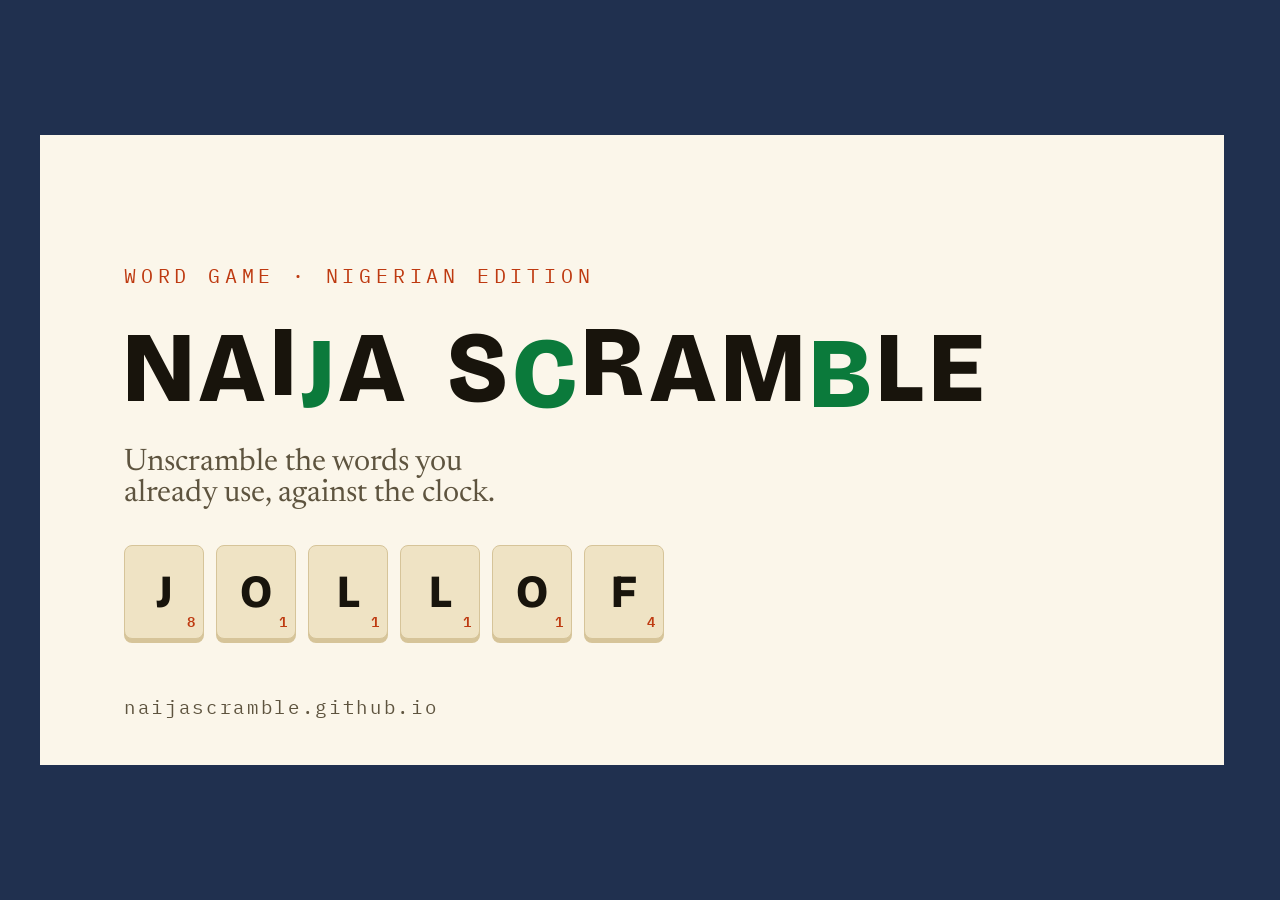
<file: og-source.html>
<!DOCTYPE html>
<html lang="en">
<head>
<meta charset="UTF-8">
<title>og image source</title>
<link rel="stylesheet" href="https://fonts.googleapis.com/css2?family=Bricolage+Grotesque:opsz,wght@12..96,700;12..96,800&family=IBM+Plex+Mono:wght@500;600&family=Newsreader:opsz,wght@6..72,400&display=swap">
<style>
  *{margin:0;box-sizing:border-box}
  body{min-height:100vh;background:#20304F;display:grid;place-items:center}
  /* everything the OG image should contain lives in .card (1200x630);
     the page centres it so a centre-crop of a wider screenshot = the card */
  .card{width:1200px;height:630px;background:#FBF6EA;color:#18140C;overflow:hidden;position:relative;
    font-family:"Newsreader",Georgia,serif;display:flex;flex-direction:column;justify-content:center;gap:32px;padding:74px 84px}
  .band{position:absolute;top:0;right:0;width:16px;height:100%;background:#20304F}
  .eyebrow{font-family:"IBM Plex Mono",monospace;font-size:20px;letter-spacing:.24em;text-transform:uppercase;color:#BE3A11}
  .mark{font-family:"Bricolage Grotesque",sans-serif;font-weight:800;font-size:100px;line-height:.94;letter-spacing:-.01em;display:flex;gap:.12ch}
  .mark span:nth-child(3n){transform:translateY(-6px)}
  .mark span:nth-child(4n){transform:translateY(6px);color:#0B7A3B}
  .tag{font-size:31px;color:#5E543F;max-width:24ch}
  .tiles{display:flex;gap:12px;margin-top:4px}
  .t{width:80px;height:94px;border-radius:8px;background:#EFE3C4;border:1px solid #D6C499;
     box-shadow:0 4px 0 #D6C499;display:grid;place-items:center;position:relative;
     font-family:"Bricolage Grotesque",sans-serif;font-weight:800;font-size:46px;color:#18140C}
  .t small{position:absolute;right:8px;bottom:6px;font-family:"IBM Plex Mono",monospace;font-size:14px;font-weight:600;color:#BE3A11}
  .url{position:absolute;bottom:46px;left:84px;font-family:"IBM Plex Mono",monospace;font-size:19px;letter-spacing:.14em;color:#5E543F}
</style>
</head>
<body>
  <div class="card">
    <div class="band"></div>
    <span class="eyebrow">Word game &middot; Nigerian edition</span>
    <div class="mark">
      <span>N</span><span>A</span><span>I</span><span>J</span><span>A</span>
      <span style="width:.5ch"></span>
      <span>S</span><span>C</span><span>R</span><span>A</span><span>M</span><span>B</span><span>L</span><span>E</span>
    </div>
    <div class="tag">Unscramble the words you already use, against the clock.</div>
    <div class="tiles">
      <div class="t">J<small>8</small></div>
      <div class="t">O<small>1</small></div>
      <div class="t">L<small>1</small></div>
      <div class="t">L<small>1</small></div>
      <div class="t">O<small>1</small></div>
      <div class="t">F<small>4</small></div>
    </div>
    <span class="url">naijascramble.github.io</span>
  </div>
</body>
</html>
</file>
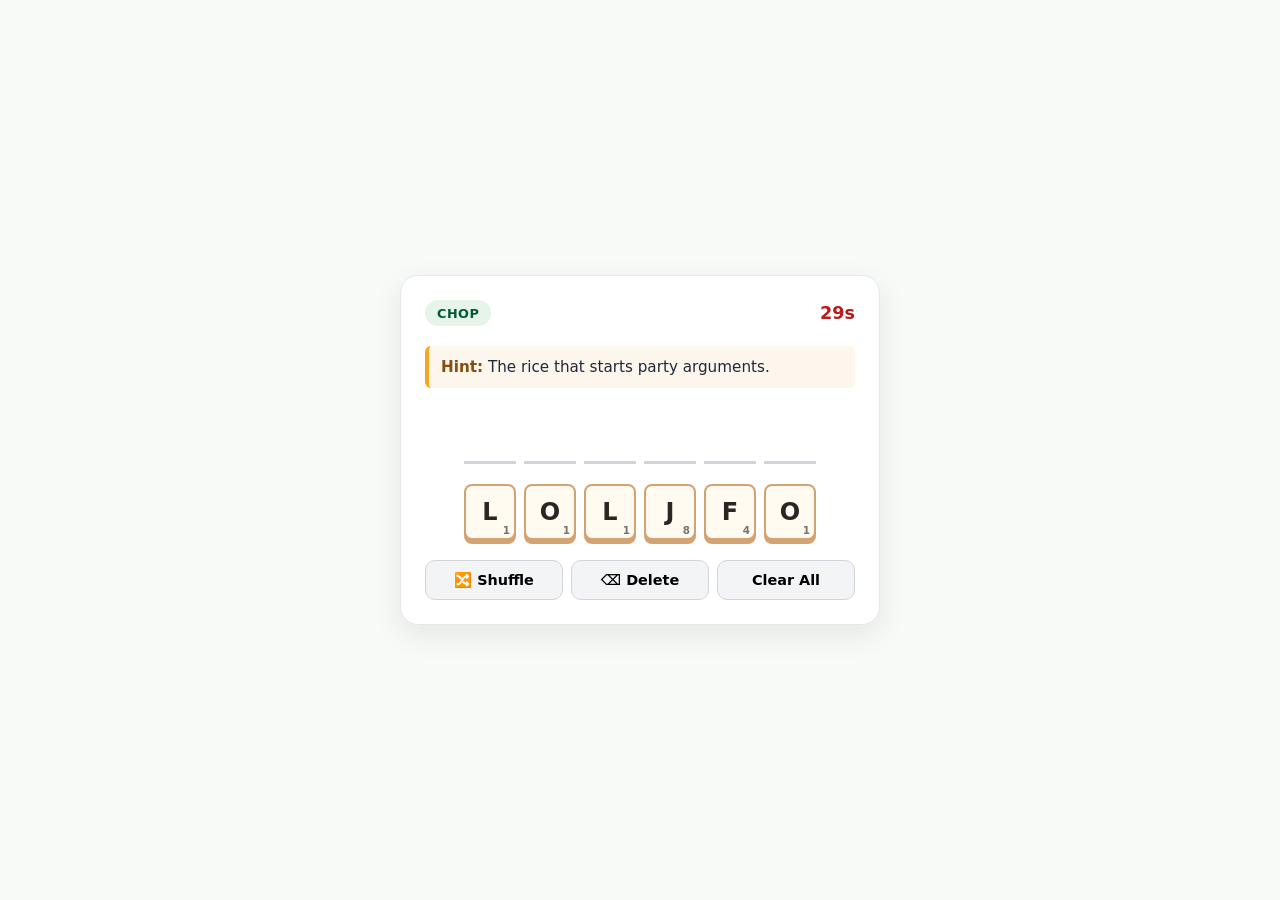
<file: preview.html>
<!DOCTYPE html>
<html lang="en">
<head>
  <meta charset="UTF-8" />
  <meta name="viewport" content="width=device-width, initial-scale=1.0" />
  <title>Naija Scramble — Round Component</title>
  <style>
    :root {
      --primary: #008751;       /* Naija Green */
      --primary-dark: #005a36;
      --accent: #f5a623;        /* Warm Gold */
      --bg: #f8faf7;
      --card-bg: #ffffff;
      --tile-bg: #fffbf0;
      --tile-border: #d4a373;
      --tile-text: #2c2523;
      --text: #1f2937;
      --muted: #6b7280;
    }

    * { box-sizing: border-box; margin: 0; padding: 0; font-family: system-ui, -apple-system, sans-serif; }

    body {
      background-color: var(--bg);
      color: var(--text);
      display: flex;
      justify-content: center;
      align-items: center;
      min-height: 100vh;
      padding: 1rem;
    }

    .game-card {
      background: var(--card-bg);
      border-radius: 18px;
      box-shadow: 0 10px 30px rgba(0, 0, 0, 0.08);
      width: 100%;
      max-width: 480px;
      padding: 1.5rem;
      display: flex;
      flex-direction: column;
      gap: 1.25rem;
      border: 1px solid #e5e7eb;
    }

    /* Header Bar */
    .round-header {
      display: flex;
      justify-content: space-between;
      align-items: center;
    }

    .category-badge {
      background: #e6f4ea;
      color: var(--primary-dark);
      font-weight: 700;
      font-size: 0.8rem;
      padding: 0.35rem 0.75rem;
      border-radius: 20px;
      text-transform: uppercase;
      letter-spacing: 0.5px;
    }

    .timer {
      font-weight: 800;
      font-size: 1.1rem;
      color: #b91c1c;
    }

    .hint-box {
      background: #fdf6ec;
      border-left: 4px solid var(--accent);
      padding: 0.75rem;
      border-radius: 6px;
      font-size: 0.95rem;
    }
    .hint-box strong { color: #854d0e; }

    /* Tile Areas */
    .slot-row, .rack-row {
      display: flex;
      justify-content: center;
      gap: 0.5rem;
      min-height: 56px;
      flex-wrap: wrap;
    }

    .slot {
      width: 52px;
      height: 56px;
      border-bottom: 3px solid #d1d5db;
      display: flex;
      justify-content: center;
      align-items: center;
    }

    /* Scrabble Tile Style */
    .tile {
      width: 52px;
      height: 56px;
      background: var(--tile-bg);
      border: 2px solid var(--tile-border);
      border-radius: 8px;
      box-shadow: 0 4px 0 var(--tile-border);
      display: flex;
      justify-content: center;
      align-items: center;
      font-size: 1.5rem;
      font-weight: 800;
      color: var(--tile-text);
      position: relative;
      cursor: pointer;
      user-select: none;
      transition: transform 0.08s ease;
    }

    .tile:active {
      transform: translateY(2px);
      box-shadow: 0 2px 0 var(--tile-border);
    }

    .tile .pts {
      position: absolute;
      bottom: 2px;
      right: 4px;
      font-size: 0.65rem;
      font-weight: 700;
      color: #78716c;
    }

    /* Action Controls */
    .controls {
      display: flex;
      gap: 0.5rem;
      justify-content: center;
    }

    .btn {
      flex: 1;
      padding: 0.65rem 1rem;
      border: 1px solid #d1d5db;
      background: #f3f4f6;
      border-radius: 10px;
      font-size: 0.9rem;
      font-weight: 600;
      cursor: pointer;
      display: flex;
      align-items: center;
      justify-content: center;
      gap: 0.4rem;
    }
    .btn:hover { background: #e5e7eb; }

    /* Slangpedia Modal Card */
    .modal-overlay {
      position: fixed;
      inset: 0;
      background: rgba(0, 0, 0, 0.6);
      display: none;
      justify-content: center;
      align-items: center;
      padding: 1rem;
    }

    .modal-overlay.active { display: flex; }

    .modal-card {
      background: #fff;
      padding: 1.75rem;
      border-radius: 16px;
      max-width: 400px;
      width: 100%;
      text-align: center;
      animation: popIn 0.25s ease-out;
    }

    @keyframes popIn {
      from { transform: scale(0.9); opacity: 0; }
      to { transform: scale(1); opacity: 1; }
    }

    .slangpedia {
      background: #f9fafb;
      border: 1px dashed #d1d5db;
      padding: 1rem;
      border-radius: 8px;
      margin: 1rem 0;
      text-align: left;
    }

    .share-btn {
      background: #25d366;
      color: #fff;
      border: none;
      width: 100%;
      padding: 0.8rem;
      border-radius: 10px;
      font-weight: 700;
      font-size: 1rem;
      cursor: pointer;
      display: flex;
      align-items: center;
      justify-content: center;
      gap: 0.5rem;
      text-decoration: none;
    }
    .share-btn:hover { background: #1ebd56; }
  </style>
</head>
<body>

  <div class="game-card">
    <div class="round-header">
      <span class="category-badge" id="category">Chop</span>
      <span class="timer" id="timer">30s</span>
    </div>

    <div class="hint-box">
      <strong>Hint:</strong> <span id="hint">The rice that starts party arguments.</span>
    </div>

    <!-- Answer rack: where selected tiles go -->
    <div class="slot-row" id="answer-row"></div>

    <!-- Letter pool: available letters -->
    <div class="rack-row" id="rack-row"></div>

    <div class="controls">
      <button class="btn" id="shuffle-btn" title="Shortcut: Spacebar">
        🔀 Shuffle
      </button>
      <button class="btn" id="backspace-btn" title="Shortcut: Backspace">
        ⌫ Delete
      </button>
      <button class="btn" id="clear-btn">
        Clear All
      </button>
    </div>
  </div>

  <!-- Slangpedia / Completion Popup -->
  <div class="modal-overlay" id="win-modal">
    <div class="modal-card">
      <h2>Correct Guy! 🎉</h2>
      <p style="color: var(--muted); margin-top: 0.25rem;">You nailed the word in <strong id="solve-time">8</strong>s</p>

      <div class="slangpedia">
        <h4 id="fact-word">JOLLOF</h4>
        <p id="fact-meaning" style="font-size: 0.9rem; color: #4b5563; margin-top: 0.25rem;">
          Smoky party staple. Origin of eternal transatlantic Twitter/X disputes between Nigeria and Ghana.
        </p>
      </div>

      <a id="whatsapp-share" class="share-btn" target="_blank" rel="noopener">
        <span>Share to WhatsApp Status</span> 💬
      </a>
    </div>
  </div>

  <script>
    // Scrabble letter points mapping
    const LETTER_POINTS = {
      A: 1, B: 3, C: 3, D: 2, E: 1, F: 4, G: 2, H: 4, I: 1,
      J: 8, K: 5, L: 1, M: 3, N: 1, O: 1, P: 3, Q: 10, R: 1,
      S: 1, T: 1, U: 1, V: 4, W: 4, X: 8, Y: 4, Z: 10
    };

    // Current puzzle data
    const CURRENT_PUZZLE = {
      word: "JOLLOF",
      category: "Chop",
      hint: "The rice that starts party arguments.",
      meaning: "Smoky party staple. Origin of eternal transatlantic Twitter/X banter between Nigeria and Ghana."
    };

    // State
    let availableTiles = []; // Tiles currently in pool
    let answerTiles = [];    // Tiles placed in answer
    let timeLeft = 30;
    let timerInterval = null;

    const answerRow = document.getElementById("answer-row");
    const rackRow = document.getElementById("rack-row");
    const shuffleBtn = document.getElementById("shuffle-btn");
    const backspaceBtn = document.getElementById("backspace-btn");
    const clearBtn = document.getElementById("clear-btn");
    const modal = document.getElementById("win-modal");

    // Initialize round
    function initRound() {
      // Create tile objects with unique IDs (handles duplicate letters like 'L' or 'O')
      availableTiles = CURRENT_PUZZLE.word.split('').map((char, index) => ({
        id: `${char}-${index}`,
        char: char.toUpperCase(),
        pts: LETTER_POINTS[char.toUpperCase()] || 1
      }));

      // Shuffle initially
      shuffleArray(availableTiles);

      render();
      startTimer();
    }

    function shuffleArray(arr) {
      for (let i = arr.length - 1; i > 0; i--) {
        const j = Math.floor(Math.random() * (i + 1));
        [arr[i], arr[j]] = [arr[j], arr[i]];
      }
    }

    // Render Tiles into DOM
    function render() {
      // 1. Render Answer Row
      answerRow.innerHTML = "";
      for (let i = 0; i < CURRENT_PUZZLE.word.length; i++) {
        const tile = answerTiles[i];
        if (tile) {
          const el = createTileElement(tile, () => removeLetterFromAnswer(i));
          answerRow.appendChild(el);
        } else {
          const slot = document.createElement("div");
          slot.className = "slot";
          answerRow.appendChild(slot);
        }
      }

      // 2. Render Letter Rack
      rackRow.innerHTML = "";
      availableTiles.forEach((tile, index) => {
        const el = createTileElement(tile, () => addLetterToAnswer(index));
        rackRow.appendChild(el);
      });
    }

    function createTileElement(tile, onClick) {
      const div = document.createElement("div");
      div.className = "tile";
      div.innerHTML = `${tile.char}<span class="pts">${tile.pts}</span>`;
      div.addEventListener("click", onClick);
      return div;
    }

    // Letter manipulations
    function addLetterToAnswer(rackIndex) {
      const tile = availableTiles.splice(rackIndex, 1)[0];
      answerTiles.push(tile);
      render();
      checkWinCondition();
    }

    function removeLetterFromAnswer(answerIndex) {
      const tile = answerTiles.splice(answerIndex, 1)[0];
      availableTiles.push(tile);
      render();
    }

    function backspace() {
      if (answerTiles.length > 0) {
        const tile = answerTiles.pop();
        availableTiles.push(tile);
        render();
      }
    }

    function clearAll() {
      availableTiles = [...availableTiles, ...answerTiles];
      answerTiles = [];
      render();
    }

    function shufflePool() {
      shuffleArray(availableTiles);
      render();
    }

    // Physical Keyboard Listener
    window.addEventListener("keydown", (e) => {
      // Ignore if modal is open
      if (modal.classList.contains("active")) return;

      if (e.key === "Backspace") {
        e.preventDefault();
        backspace();
      } else if (e.key === " " || e.code === "Space") {
        e.preventDefault();
        shufflePool();
      } else {
        const pressedChar = e.key.toUpperCase();
        const availableIndex = availableTiles.findIndex(t => t.char === pressedChar);
        if (availableIndex !== -1) {
          addLetterToAnswer(availableIndex);
        }
      }
    });

    // Check Win Condition
    function checkWinCondition() {
      const currentWord = answerTiles.map(t => t.char).join('');
      if (currentWord === CURRENT_PUZZLE.word) {
        clearInterval(timerInterval);
        setTimeout(showWinModal, 200);
      }
    }

    // Modal & WhatsApp share formatting
    function showWinModal() {
      const secondsUsed = 30 - timeLeft;
      document.getElementById("solve-time").innerText = secondsUsed;
      document.getElementById("fact-word").innerText = CURRENT_PUZZLE.word;
      document.getElementById("fact-meaning").innerText = CURRENT_PUZZLE.meaning;

      // WhatsApp text payload
      const shareText = 
`Naija Scramble 🇳🇬
I just solved today's word: ${CURRENT_PUZZLE.word}!
⏱️ Time: ${secondsUsed}s | Category: ${CURRENT_PUZZLE.category}
Can you beat my speed?
Play here: https://naijascramble.github.io/`;

      const waLink = document.getElementById("whatsapp-share");
      waLink.href = `https://api.whatsapp.com/send?text=${encodeURIComponent(shareText)}`;

      modal.classList.add("active");
    }

    function startTimer() {
      const timerEl = document.getElementById("timer");
      timerInterval = setInterval(() => {
        timeLeft--;
        timerEl.innerText = `${timeLeft}s`;
        if (timeLeft <= 0) {
          clearInterval(timerInterval);
          alert("Time's up! Wahala dey o.");
        }
      }, 1000);
    }

    // Button event listeners
    shuffleBtn.addEventListener("click", shufflePool);
    backspaceBtn.addEventListener("click", backspace);
    clearBtn.addEventListener("click", clearAll);

    // Boot
    initRound();
  </script>
</body>
</html>
</file>
